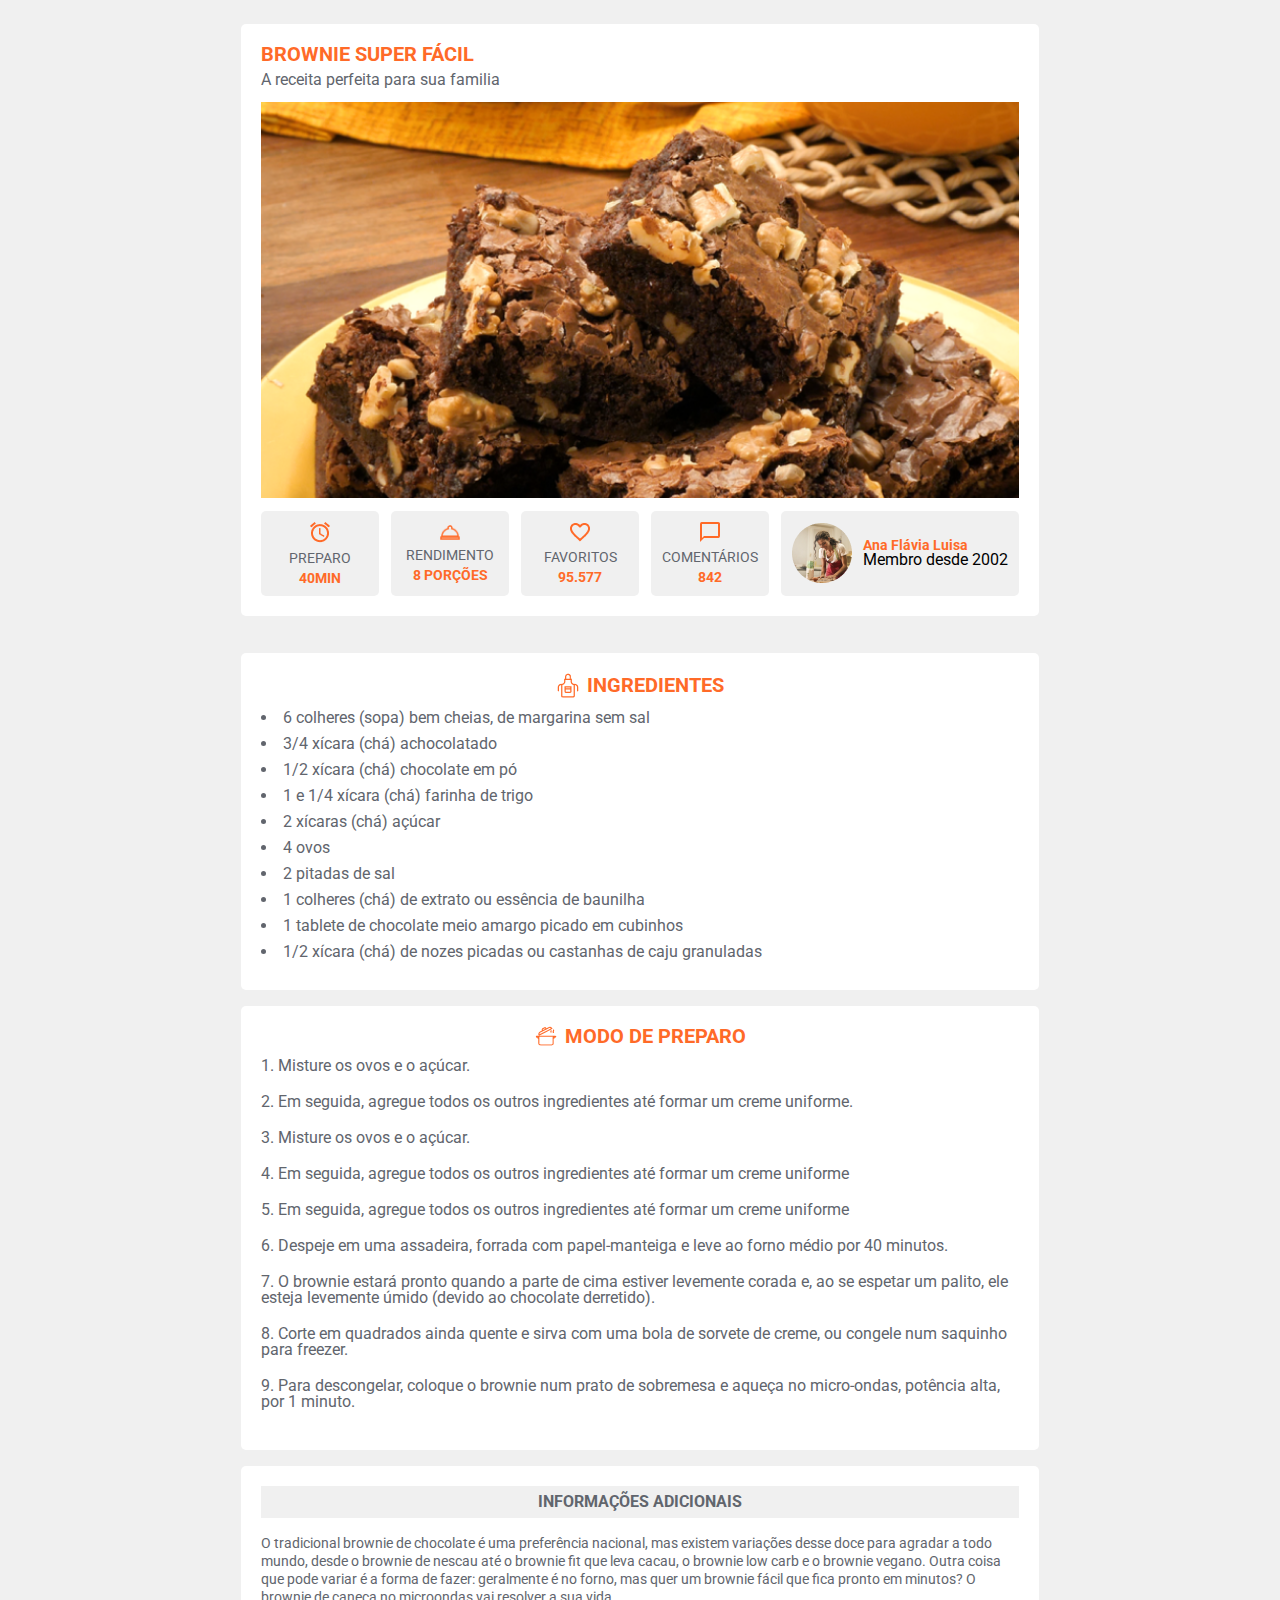
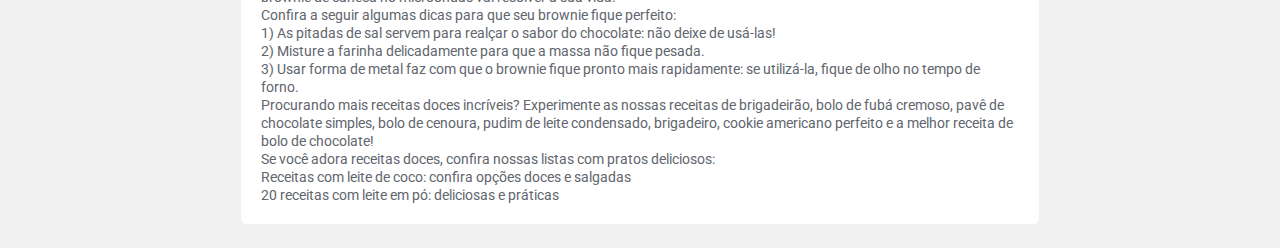
<file: Index.html>
<!DOCTYPE html>
<html lang="pt-BR">
  <head>
    <meta charset="UTF-8" />
    <link rel="preconnect" href="https://fonts.googleapis.com" />
    <link rel="preconnect" href="https://fonts.gstatic.com" crossorigin />
    <link
      href="https://fonts.googleapis.com/css2?family=Roboto:wght@400;700&display=swap"
      rel="stylesheet"
    />
    <link rel="stylesheet" href="reset.css" />
    <link rel="stylesheet" href="styles.css" />
    <title>Receita de Brownie</title>
  </head>

  <body>
    <div class="box">
      <div class="title-box">
        <h1 class="title">Brownie Super Fácil</h1>
        <h2 class="sub-title">A receita perfeita para sua familia</h2>
      </div>

      <img
        class="image"
        src="./Images/Foto-Brownie.png"
        alt="Pedaços de brownie em um prato"
        title="Pedaços de brownie em um prato"
      />

      <div class="info-wrapper">
        <div class="info-box">
          <img src="./Images/alarm.png" alt="Icone de alarme" class="icon" />
          <span class="info-text">Preparo</span>
          <strong class="info-strong-text">40min</strong>
        </div>

        <div class="info-box">
          <img
            src="./Images/room_service.png"
            alt="Icone de serviço"
            class="icon"
          />
          <span class="info-text">Rendimento</span>
          <strong class="info-strong-text">8 porções</strong>
        </div>

        <div class="info-box">
          <img
            src="./Images/favorite_border.png"
            alt="Icone de favorito"
            class="icon"
          />

          <span class="info-text">Favoritos</span>
          <strong class="info-strong-text">95.577</strong>
        </div>

        <div class="info-box">
          <img
            src="./Images/chat_bubble_outline.png"
            alt="Icone de chat"
            class="icon"
          />

          <span class="info-text">Comentários</span>
          <strong class="info-strong-text">842</strong>
        </div>

        <div class="owner-box">
          <img
            src="./Images/Foto.png"
            alt="Foto de uma mulher cozinhando"
            class="owner-image"
          />

          <div class="owner-info-wrapper">
            <strong class="owner-name">Ana Flávia Luisa</strong>
            <span class="owner-info">Membro desde 2002</span>
          </div>
        </div>
      </div>
    </div>

    <div class="ingredients-box box">
      <div class="title-wrapper">
        <img src="./Images/Avental.png" alt="Icone de um avental" />
        <h3 class="title icon-title">Ingredientes</h3>
      </div>

      <ul class="list">
        <li class="list-item">
          6 colheres (sopa) bem cheias, de margarina sem sal
        </li>
        <li class="list-item">3/4 xícara (chá) achocolatado</li>
        <li class="list-item">1/2 xícara (chá) chocolate em pó</li>
        <li class="list-item">1 e 1/4 xícara (chá) farinha de trigo</li>
        <li class="list-item">2 xícaras (chá) açúcar</li>
        <li class="list-item">4 ovos</li>
        <li class="list-item">2 pitadas de sal</li>
        <li class="list-item">
          1 colheres (chá) de extrato ou essência de baunilha
        </li>
        <li class="list-item">
          1 tablete de chocolate meio amargo picado em cubinhos
        </li>
        <li class="list-item">
          1/2 xícara (chá) de nozes picadas ou castanhas de caju granuladas
        </li>
      </ul>
    </div>

    <div class="prep-box box">
      <div class="title-wrapper">
        <img src="./Images/Panela.png" alt="Icone de uma panela" />
        <h3 class="title icon-title">Modo de preparo</h3>
      </div>

      <ol class="list">
        <li class="list-item preparation-item">Misture os ovos e o açúcar.</li>
        <li class="list-item preparation-item">
          Em seguida, agregue todos os outros ingredientes até formar um creme
          uniforme.
        </li>
        <li class="list-item preparation-item">Misture os ovos e o açúcar.</li>
        <li class="list-item preparation-item">
          Em seguida, agregue todos os outros ingredientes até formar um creme
          uniforme
        </li>
        <li class="list-item preparation-item">
          Em seguida, agregue todos os outros ingredientes até formar um creme
          uniforme
        </li>
        <li class="list-item preparation-item">
          Despeje em uma assadeira, forrada com papel-manteiga e leve ao forno
          médio por 40 minutos.
        </li>
        <li class="list-item preparation-item">
          O brownie estará pronto quando a parte de cima estiver levemente
          corada e, ao se espetar um palito, ele esteja levemente úmido (devido
          ao chocolate derretido).
        </li>
        <li class="list-item preparation-item">
          Corte em quadrados ainda quente e sirva com uma bola de sorvete de
          creme, ou congele num saquinho para freezer.
        </li>
        <li class="list-item preparation-item">
          Para descongelar, coloque o brownie num prato de sobremesa e aqueça no
          micro-ondas, potência alta, por 1 minuto.
        </li>
      </ol>
    </div>

    <div class="adcional-info-box box">
      <div>
        <h3 class="secundary-title">Informações adicionais</h3>
      </div>

      <div class="adcional-info-text">
        <p>
          O tradicional brownie de chocolate é uma preferência nacional, mas
          existem variações desse doce para agradar a todo mundo, desde o
          brownie de nescau até o brownie fit que leva cacau, o brownie low carb
          e o brownie vegano. Outra coisa que pode variar é a forma de fazer:
          geralmente é no forno, mas quer um brownie fácil que fica pronto em
          minutos? O brownie de caneca no microondas vai resolver a sua vida.
        </p>
        <p>
          Confira a seguir algumas dicas para que seu brownie fique perfeito:
        </p>
        <p>
          1) As pitadas de sal servem para realçar o sabor do chocolate: não
          deixe de usá-las!
        </p>
        <p>
          2) Misture a farinha delicadamente para que a massa não fique pesada.
        </p>
        <p>
          3) Usar forma de metal faz com que o brownie fique pronto mais
          rapidamente: se utilizá-la, fique de olho no tempo de forno.
        </p>
        <p>
          Procurando mais receitas doces incríveis? Experimente as nossas
          receitas de brigadeirão, bolo de fubá cremoso, pavê de chocolate
          simples, bolo de cenoura, pudim de leite condensado, brigadeiro,
          cookie americano perfeito e a melhor receita de bolo de chocolate!
        </p>
        <p>
          Se você adora receitas doces, confira nossas listas com pratos
          deliciosos:
        </p>
        <p>Receitas com leite de coco: confira opções doces e salgadas</p>
        <p>20 receitas com leite em pó: deliciosas e práticas</p>
      </div>
    </div>
  </body>
</html>
</file>
<file: styles.css>
body {
  background-color: #f0f0f0;
  display: flex;
  flex-direction: column;
  justify-content: center;
  align-items: center;
  padding: 24px;
}

.box {
  background-color: #ffffff;
  border-radius: 5px;
  width: 798px;
  padding: 20px;
  box-sizing: border-box;
}

.title {
  color: #ff6a28;
  font-size: 20px;
  text-transform: uppercase;
  font-weight: 700;
}

.sub-title {
  margin-top: 8px;
  font-size: 16px;
  color: #61656d;
  font-weight: 400;
}

.image {
  margin-top: 14px;
  width: 100%;
}

.info-wrapper {
  display: flex;
  justify-content: space-between;
}

.info-box {
  margin-top: 10px;
  background-color: #f0f0f0;
  border-radius: 5px;
  width: 118px;
  height: 85px;
  display: flex;
  flex-direction: column;
  justify-content: center;
  align-items: center;
}

.icon {
  width: 20px;
}

.info-text {
  font-size: 14px;
  text-transform: uppercase;
  color: #61656d;
  margin-top: 8px;
}

.info-strong-text {
  margin-top: 6px;
  font-size: 14px;
  color: #ff6a28;
  text-transform: uppercase;
}

.owner-box {
  margin-top: 10px;
  background-color: #f0f0f0;
  border-radius: 5px;
  width: 238px;
  height: 85px;
  display: flex;
  justify-content: center;
  align-items: center;
}

.owner-image {
  width: 60px;
  height: 60px;
}

.owner-info-wrapper {
  display: flex;
  flex-direction: column;
  margin-left: 11px;
}

.owner-name {
  font-size: 14px;
  color: #ff6a28;
  font-weight: 700;
}

.ingredients-box {
  margin-top: 37px;
}

.title-wrapper {
  display: flex;
  justify-content: center;
  align-items: center;
  width: 100%;
}

.icon-title {
  margin-left: 8px;
}

.list {
  list-style-position: inside;
  margin-top: 12px;
}

.list-item {
  margin-bottom: 10px;
  color: #61656d;
}

.prep-box {
  margin-top: 16px;
}

.preparation-item {
  margin-bottom: 20px;
}

.adcional-info-box {
  margin-top: 16px;
}

.secundary-title {
  padding: 8px 0;
  background-color: #f0f0f0;
  text-transform: uppercase;
  font-size: 16px;
  color: #61656d;
  text-align: center;
}

.adcional-info-text{
  margin-top: 16px;
}

.adcional-info-text p {
  font-size: 14px;
  color: #61656d;
  line-height: 18px
}
</file>
